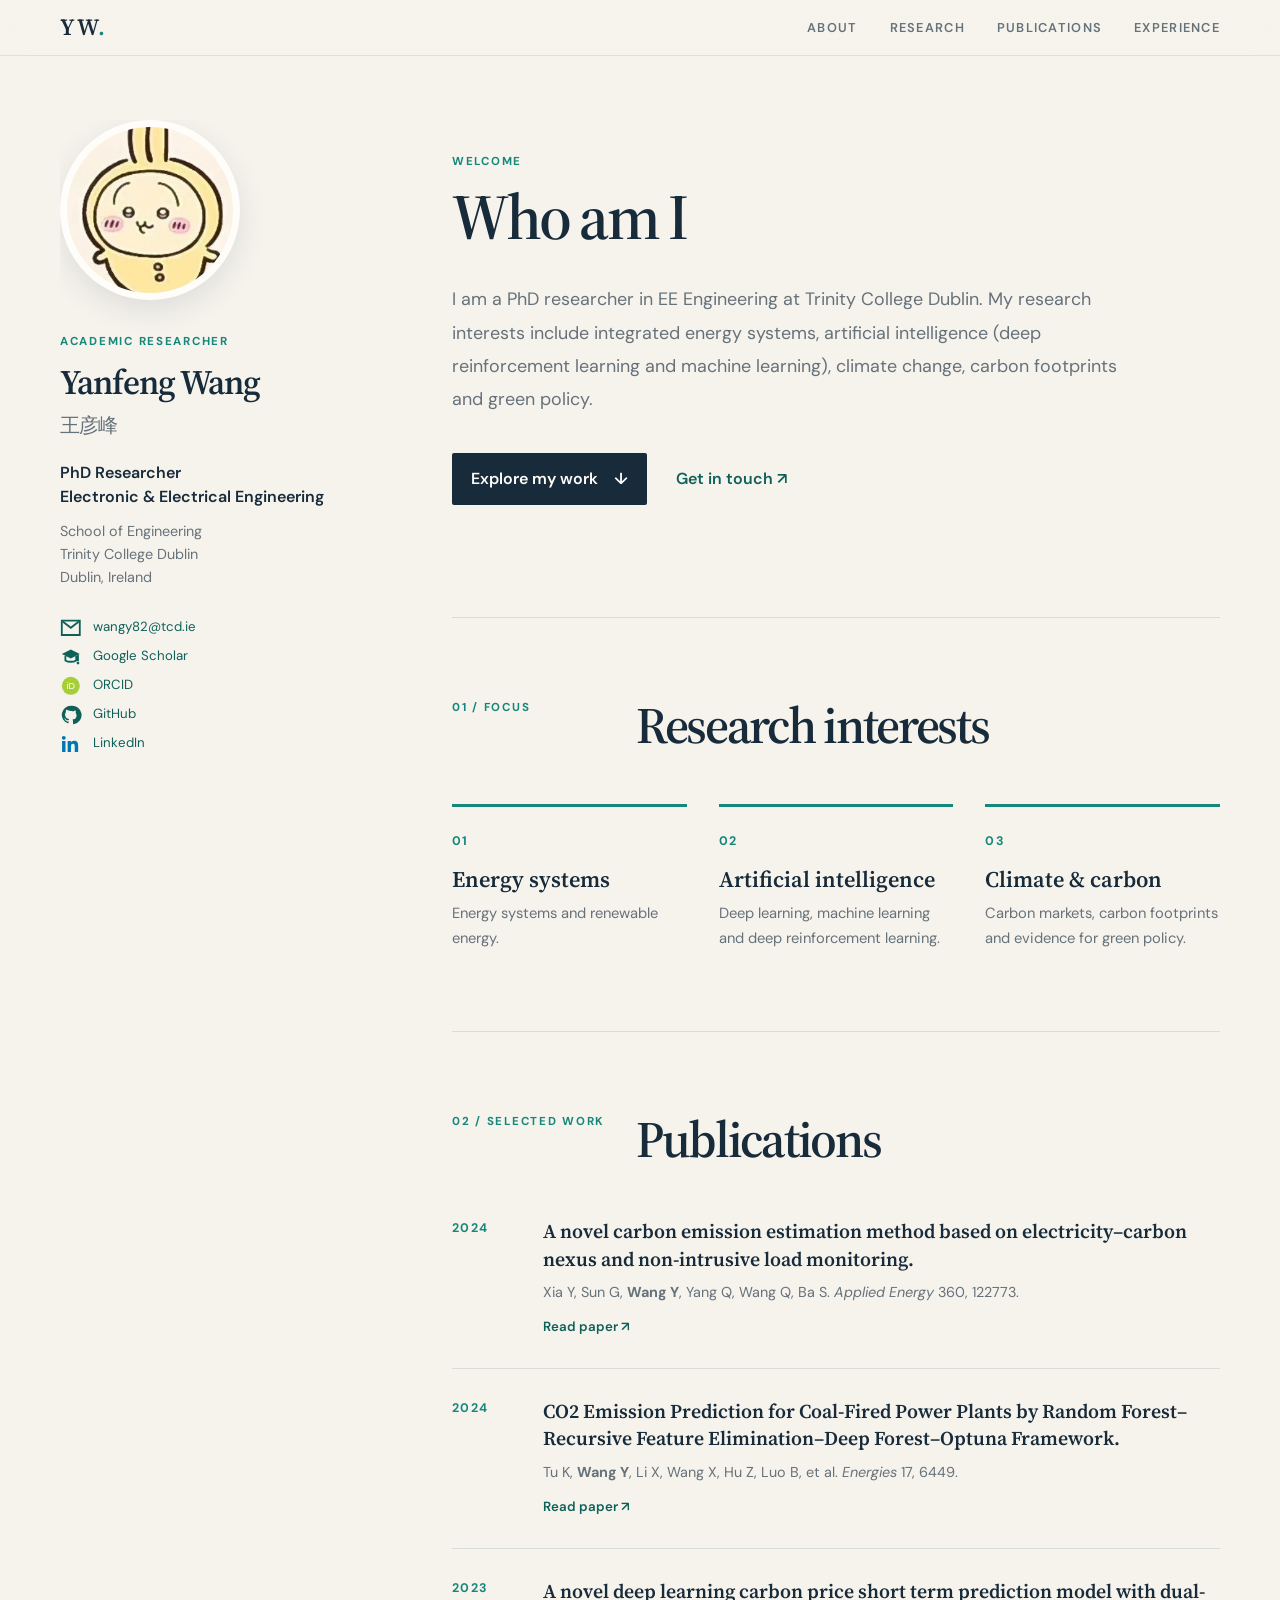
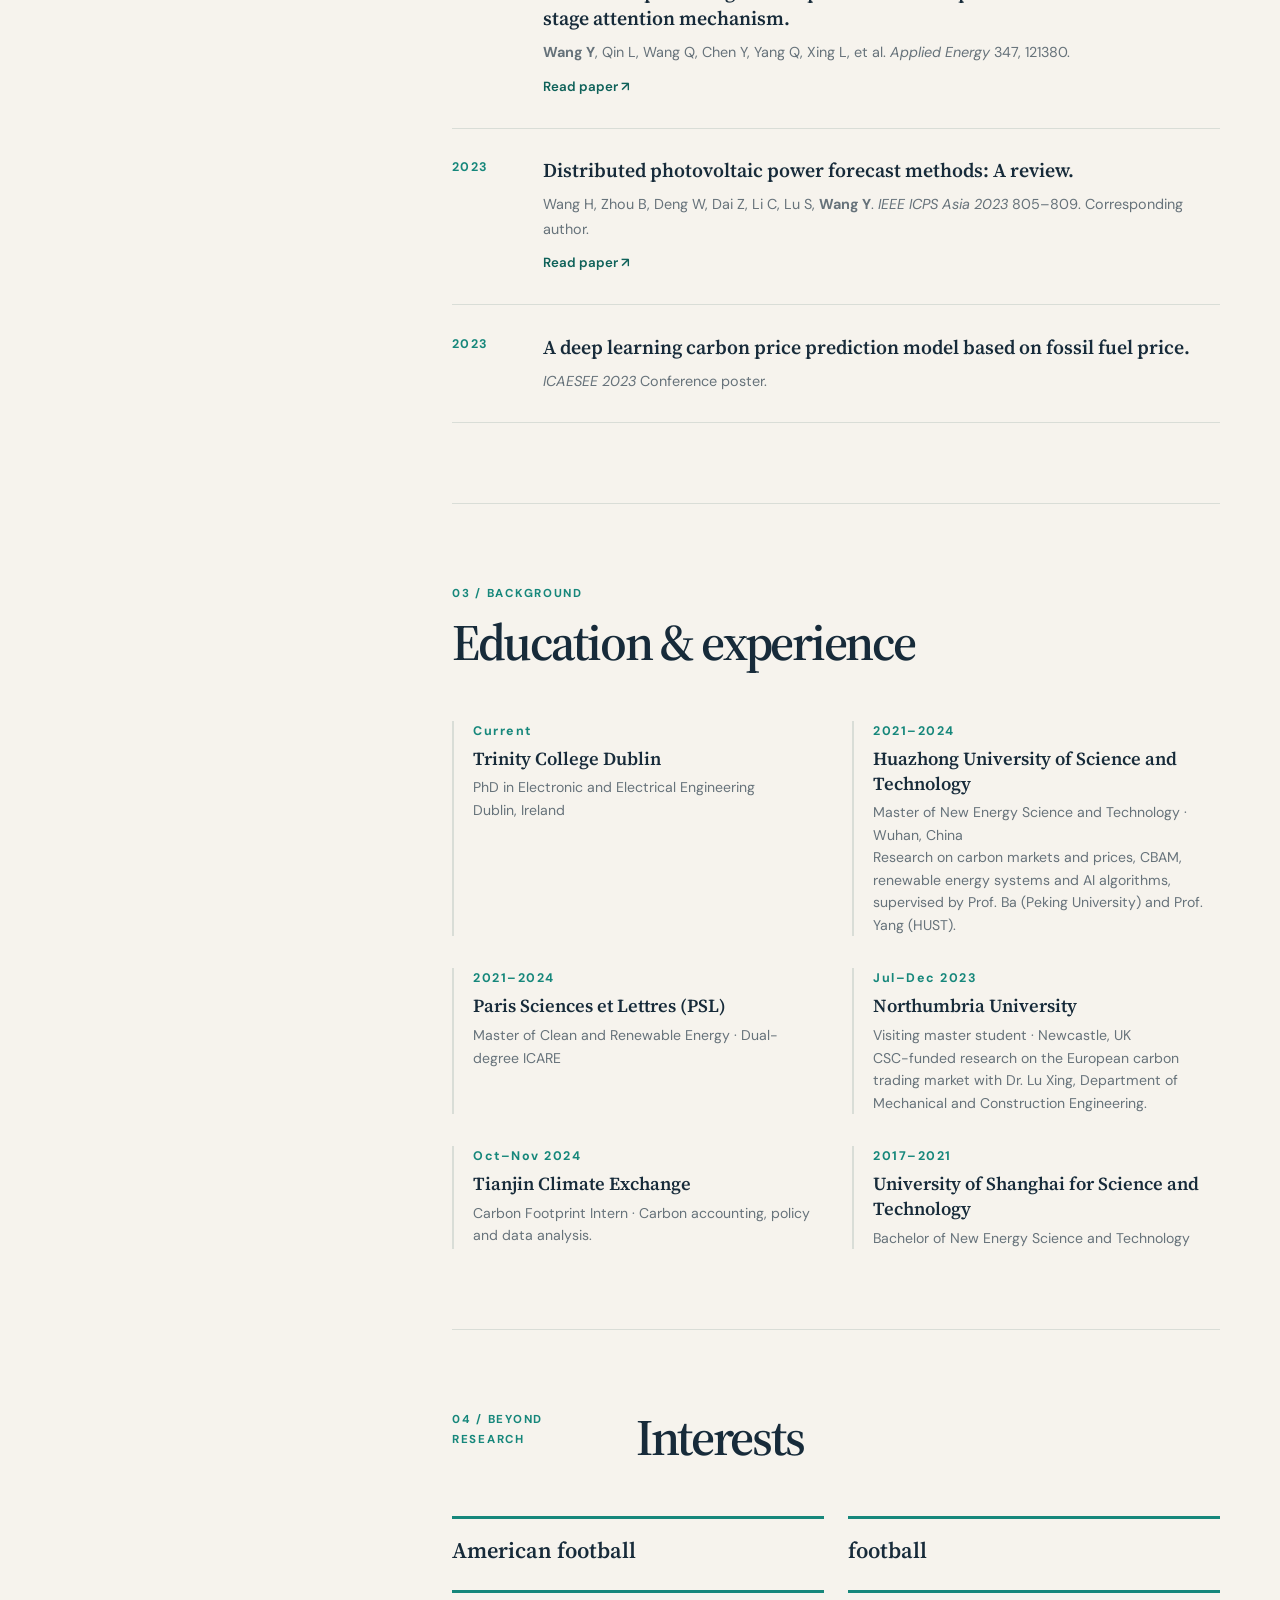
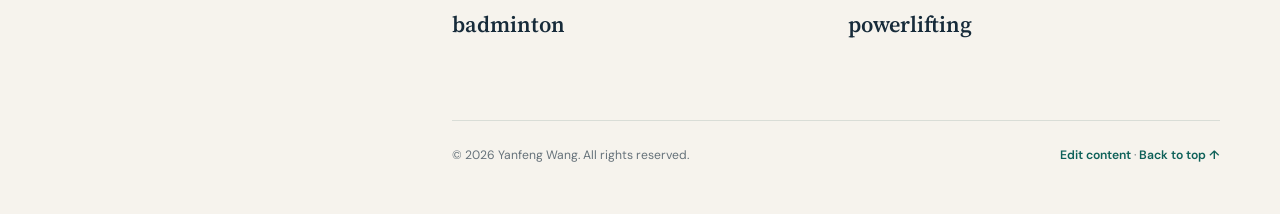
<file: index.html>
<!doctype html>
<html lang="en">
<head>
<meta charset="utf-8"><meta name="viewport" content="width=device-width, initial-scale=1">
<meta name="description" content="I am a PhD researcher in EE Engineering at Trinity College Dublin. My research interests include integrated energy systems, artificial intelligence (deep reinforcement learning and machine learning), climate change, carbon footprints and green policy."><meta name="author" content="Yanfeng Wang">
<title>Yanfeng Wang | Academic Homepage</title>
<link rel="icon" type="image/x-icon" href="static/assets/favicon.ico">
<link rel="preconnect" href="https://fonts.googleapis.com"><link rel="preconnect" href="https://fonts.gstatic.com" crossorigin>
<link href="https://fonts.googleapis.com/css2?family=DM+Sans:wght@400;500;600;700&family=Source+Serif+4:opsz,wght@8..60,500;8..60,600&display=swap" rel="stylesheet">
<link rel="stylesheet" href="static/css/main.css?v=36c007de1f47">
</head>
<body><a class="skip-link" href="#main-content">Skip to content</a>
<header class="site-header"><div class="header-inner"><a class="wordmark" href="#top" aria-label="Yanfeng Wang home">YW<span>.</span></a><nav aria-label="Primary navigation"><a href="#about">About</a><a href="#research">Research</a><a href="#publications">Publications</a><a href="#experience">Experience</a></nav></div></header>
<main id="main-content" class="page-shell"><aside class="profile" id="top"><div class="portrait-wrap"><img class="portrait" src="static/assets/img/photo.jpg" alt="Portrait of Yanfeng Wang"></div><p class="eyebrow">Academic researcher</p><h1>Yanfeng Wang<br><span>王彦峰</span></h1><p class="role">PhD Researcher<br>Electronic &amp; Electrical Engineering</p><p class="affiliation">School of Engineering<br>Trinity College Dublin<br>Dublin, Ireland</p><div class="contact-links"><a class="social-link" href="mailto:wangy82@tcd.ie"><svg class="social-icon" viewBox="0 0 24 24" aria-hidden="true" focusable="false"><path d="M2 4h20v16H2z" fill="none" stroke="currentColor" stroke-width="2"/><path d="m3 5 9 7 9-7" fill="none" stroke="currentColor" stroke-width="2"/></svg><span>wangy82@tcd.ie</span></a><a class="social-link" href="https://scholar.google.com/citations?user=IcQL0oIAAAAJ&amp;hl=en" target="_blank" rel="noreferrer"><svg class="social-icon" viewBox="0 0 24 24" aria-hidden="true" focusable="false"><path fill="currentColor" d="m2 9 10-5 10 5-10 5z"/><path fill="none" stroke="currentColor" stroke-width="2" d="M6 11v5c3 2 9 2 12 0v-5M20 10v7"/><circle cx="20" cy="19" r="1.5" fill="currentColor"/></svg><span>Google Scholar</span></a><a class="social-link" href="https://orcid.org/0009-0002-2549-7044" target="_blank" rel="noreferrer"><svg class="social-icon" viewBox="0 0 24 24" aria-hidden="true" focusable="false"><circle cx="12" cy="12" r="10" fill="currentColor"/><text x="12" y="16" text-anchor="middle" font-size="10" font-family="Arial" fill="white">iD</text></svg><span>ORCID</span></a><a class="social-link" href="https://github.com/LukJucy" target="_blank" rel="noreferrer"><svg class="social-icon" viewBox="0 0 24 24" aria-hidden="true" focusable="false"><path fill="currentColor" d="M12 2a10 10 0 0 0-3.16 19.49c.5.09.68-.22.68-.48v-1.7c-2.78.6-3.37-1.18-3.37-1.18-.45-1.15-1.1-1.46-1.1-1.46-.9-.61.07-.6.07-.6 1 .07 1.52 1.03 1.52 1.03.9 1.52 2.36 1.08 2.94.82.09-.64.35-1.08.64-1.33-2.22-.25-4.55-1.11-4.55-4.94 0-1.09.39-1.98 1.03-2.68-.1-.25-.45-1.27.1-2.65 0 0 .84-.27 2.75 1.02A9.6 9.6 0 0 1 12 7.9c.85 0 1.7.11 2.5.34 1.9-1.29 2.74-1.02 2.74-1.02.56 1.38.21 2.4.11 2.65.64.7 1.03 1.59 1.03 2.68 0 3.84-2.34 4.68-4.57 4.93.36.31.68.92.68 1.85v2.74c0 .27.18.58.69.48A10 10 0 0 0 12 2"/></svg><span>GitHub</span></a><a class="social-link" href="https://www.linkedin.com/in/yanfeng-wang-4156b8290/" target="_blank" rel="noreferrer"><svg class="social-icon" viewBox="0 0 24 24" aria-hidden="true" focusable="false"><path fill="currentColor" d="M4.2 3.2A2.2 2.2 0 1 1 4.2 7.6a2.2 2.2 0 0 1 0-4.4ZM2.3 9h3.8v12H2.3zM8.5 9h3.6v1.64h.05c.5-.94 1.72-1.93 3.54-1.93 3.79 0 4.49 2.5 4.49 5.75V21h-3.8v-5.8c0-1.38-.03-3.15-1.92-3.15-1.92 0-2.22 1.5-2.22 3.05V21H8.5z"/></svg><span>LinkedIn</span></a></div></aside>
<div class="content"><span id="home" aria-hidden="true"></span><section class="hero" id="about" aria-labelledby="about-title"><p class="eyebrow">Welcome</p><h2 id="about-title">Who am I</h2><p class="lede">I am a PhD researcher in EE Engineering at Trinity College Dublin. My research interests include integrated energy systems, artificial intelligence (deep reinforcement learning and machine learning), climate change, carbon footprints and green policy.</p><div class="hero-actions"><a class="button" href="#publications">Explore my work <span aria-hidden="true">↓</span></a><a class="text-link" href="mailto:wangy82@tcd.ie">Get in touch <span aria-hidden="true">↗</span></a></div></section>
<section class="section" id="research" aria-labelledby="research-title"><div class="section-heading"><p class="eyebrow">01 / Focus</p><h2 id="research-title">Research interests</h2></div><div class="interest-grid"><div><span class="index">01</span><h3>Energy systems</h3><p>Energy systems and renewable energy.</p></div><div><span class="index">02</span><h3>Artificial intelligence</h3><p>Deep learning, machine learning and deep reinforcement learning.</p></div><div><span class="index">03</span><h3>Climate &amp; carbon</h3><p>Carbon markets, carbon footprints and evidence for green policy.</p></div></div></section>
<section class="section" id="publications" aria-labelledby="publications-title"><div class="section-heading"><p class="eyebrow">02 / Selected work</p><h2 id="publications-title">Publications</h2></div><ol class="publication-list"><li><span class="pub-year">2024</span><div><h3>A novel carbon emission estimation method based on electricity–carbon nexus and non-intrusive load monitoring.</h3><p>Xia Y, Sun G, <strong>Wang Y</strong>, Yang Q, Wang Q, Ba S. <em>Applied Energy</em> 360, 122773.</p><a href="https://doi.org/10.1016/j.apenergy.2024.122773" target="_blank" rel="noreferrer">Read paper ↗</a></div></li><li><span class="pub-year">2024</span><div><h3>CO2 Emission Prediction for Coal-Fired Power Plants by Random Forest–Recursive Feature Elimination–Deep Forest–Optuna Framework.</h3><p>Tu K, <strong>Wang Y</strong>, Li X, Wang X, Hu Z, Luo B, et al. <em>Energies</em> 17, 6449.</p><a href="https://doi.org/10.3390/en17246449" target="_blank" rel="noreferrer">Read paper ↗</a></div></li><li><span class="pub-year">2023</span><div><h3>A novel deep learning carbon price short term prediction model with dual-stage attention mechanism.</h3><p><strong>Wang Y</strong>, Qin L, Wang Q, Chen Y, Yang Q, Xing L, et al. <em>Applied Energy</em> 347, 121380.</p><a href="https://doi.org/10.1016/j.apenergy.2023.121380" target="_blank" rel="noreferrer">Read paper ↗</a></div></li><li><span class="pub-year">2023</span><div><h3>Distributed photovoltaic power forecast methods: A review.</h3><p>Wang H, Zhou B, Deng W, Dai Z, Li C, Lu S, <strong>Wang Y</strong>. <em>IEEE ICPS Asia 2023</em> 805–809. Corresponding author.</p><a href="https://doi.org/10.1109/ICPSAsia58343.2023.10294618" target="_blank" rel="noreferrer">Read paper ↗</a></div></li><li><span class="pub-year">2023</span><div><h3>A deep learning carbon price prediction model based on fossil fuel price.</h3><p><em>ICAESEE 2023</em> Conference poster.</p></div></li></ol></section>
<section class="section split-section" id="experience" aria-labelledby="experience-title"><div class="section-heading"><p class="eyebrow">03 / Background</p><h2 id="experience-title">Education &amp; experience</h2></div><div class="timeline"><article><p class="meta">Current</p><h3>Trinity College Dublin</h3><p>PhD in Electronic and Electrical Engineering<br>Dublin, Ireland</p></article><article><p class="meta">2021–2024</p><h3>Huazhong University of Science and Technology</h3><p>Master of New Energy Science and Technology · Wuhan, China<br>Research on carbon markets and prices, CBAM, renewable energy systems and AI algorithms, supervised by Prof. Ba (Peking University) and Prof. Yang (HUST).</p></article><article><p class="meta">2021–2024</p><h3>Paris Sciences et Lettres (PSL)</h3><p>Master of Clean and Renewable Energy · Dual-degree ICARE</p></article><article><p class="meta">Jul–Dec 2023</p><h3>Northumbria University</h3><p>Visiting master student · Newcastle, UK<br>CSC-funded research on the European carbon trading market with Dr. Lu Xing, Department of Mechanical and Construction Engineering.</p></article><article><p class="meta">Oct–Nov 2024</p><h3>Tianjin Climate Exchange</h3><p>Carbon Footprint Intern · Carbon accounting, policy and data analysis.</p></article><article><p class="meta">2017–2021</p><h3>University of Shanghai for Science and Technology</h3><p>Bachelor of New Energy Science and Technology</p></article></div></section>
<section class="section interests" id="interests" aria-labelledby="interests-title"><div class="section-heading"><p class="eyebrow">04 / Beyond research</p><h2 id="interests-title">Interests</h2></div><div class="interest-items"><article class="interest-item"><h3>American football</h3></article><article class="interest-item"><h3>football</h3></article><article class="interest-item"><h3>badminton</h3></article><article class="interest-item"><h3>powerlifting</h3></article></div></section>
<footer><p>© 2026 Yanfeng Wang. All rights reserved.</p><span><a href="admin/">Edit content</a> · <a href="#top">Back to top ↑</a></span></footer></div></main></body></html>
</file>
<file: static/css/main.css>
:root{--paper:#f6f3ed;--ink:#172b3a;--muted:#66727a;--line:#d9ddd7;--teal:#16877b;--teal-dark:#0e6159;--white:#fffdfa}
*{box-sizing:border-box}
html{scroll-behavior:smooth}
body{margin:0;background:var(--paper);color:var(--ink);font:16px/1.7 "DM Sans",Arial,sans-serif}
a{color:inherit;text-decoration:none}
a:focus-visible{outline:3px solid #f0b94b;outline-offset:4px}
.skip-link{position:absolute;left:-999px}
.skip-link:focus{left:1rem;top:1rem;z-index:20;background:var(--ink);color:#fff;padding:.5rem 1rem}
.site-header{position:sticky;top:0;z-index:10;background:rgba(246,243,237,.92);backdrop-filter:blur(12px);border-bottom:1px solid rgba(217,221,215,.8)}
.header-inner{max-width:1240px;margin:auto;padding:1rem 2.5rem;display:flex;align-items:center;justify-content:space-between}
.wordmark{font:600 1.45rem/1 "Source Serif 4",Georgia,serif;letter-spacing:.08em}
.wordmark span{color:var(--teal)}
nav{display:flex;gap:2rem;font-size:.8rem;font-weight:600;letter-spacing:.1em;text-transform:uppercase}
nav a{color:var(--muted)}
nav a:hover,nav a:focus{color:var(--teal)}
.page-shell{max-width:1240px;margin:auto;padding:4rem 2.5rem 0;display:grid;grid-template-columns:280px minmax(0,1fr);gap:7rem}
.profile{position:sticky;top:6.5rem;align-self:start}
.portrait-wrap{width:180px;height:180px;border-radius:50%;padding:7px;background:var(--white);box-shadow:0 10px 30px rgba(23,43,58,.1)}
.portrait{width:100%;height:100%;border-radius:50%;object-fit:cover}
.eyebrow{margin:0 0 .7rem;color:var(--teal);font-size:.72rem;font-weight:700;letter-spacing:.15em;text-transform:uppercase}
.profile .eyebrow{margin-top:2rem}
.profile h1{margin:0;font:600 2.15rem/1.12 "Source Serif 4",Georgia,serif;letter-spacing:-.03em}
.profile h1 span{font-size:1.25rem;color:var(--muted);font-weight:500}
.role{margin:1.3rem 0 .7rem;font-weight:600;line-height:1.5}
.affiliation{margin:0;color:var(--muted);font-size:.9rem;line-height:1.6}
.contact-links{display:grid;gap:.4rem;margin-top:1.7rem;font-size:.83rem}
.contact-links a{color:var(--teal-dark);overflow-wrap:anywhere}
.contact-links a:hover{text-decoration:underline}
.side-rule{height:1px;background:var(--line);margin:2rem 0 1.2rem}
.availability{margin:0;color:var(--muted);font-size:.76rem}
.availability span{display:inline-block;width:7px;height:7px;border-radius:50%;background:#3daa72;margin-right:.35rem}
.content{min-width:0}
.hero{padding:2rem 0 7rem}
.hero h2,.section-heading h2{margin:0;font:600 clamp(2.3rem,5vw,4.7rem)/1.07 "Source Serif 4",Georgia,serif;letter-spacing:-.045em}
.hero h2{max-width:680px}
.lede{max-width:680px;margin:2rem 0 2.3rem;color:var(--muted);font-size:1.12rem;line-height:1.85}
.hero-actions{display:flex;align-items:center;gap:1.8rem}
.button{display:inline-flex;gap:1rem;align-items:center;background:var(--ink);color:var(--white);padding:.78rem 1.2rem;font-weight:600;border-radius:2px}
.button:hover{background:var(--teal-dark)}
.text-link{font-weight:600;color:var(--teal-dark)}
.text-link:hover{text-decoration:underline}
.section{border-top:1px solid var(--line);padding:5rem 0}
.section-heading{display:grid;grid-template-columns:160px 1fr;gap:1.5rem;margin-bottom:3.2rem}
.section-heading h2{font-size:clamp(2rem,4vw,3.3rem)}
.interest-grid{display:grid;grid-template-columns:repeat(3,1fr);gap:2rem}
.interest-grid>div{border-top:3px solid var(--teal);padding-top:1.2rem}
.index,.pub-year,.meta{color:var(--teal);font-size:.78rem;font-weight:700;letter-spacing:.12em}
.interest-grid h3{margin:.7rem 0 .35rem;font:600 1.4rem "Source Serif 4",Georgia,serif}
.interest-grid p{margin:0;color:var(--muted);font-size:.92rem}
.publication-list{list-style:none;padding:0;margin:0}
.publication-list li{display:grid;grid-template-columns:70px 1fr;gap:1.3rem;padding:1.8rem 0;border-bottom:1px solid var(--line)}
.publication-list li:first-child{padding-top:0}
.publication-list h3{margin:0 0 .45rem;font:600 1.23rem/1.4 "Source Serif 4",Georgia,serif}
.publication-list p{margin:0;color:var(--muted);font-size:.9rem}
.publication-list a{display:inline-block;margin-top:.7rem;color:var(--teal-dark);font-size:.83rem;font-weight:600}
.publication-list a:hover{text-decoration:underline}
.split-section{display:grid;grid-template-columns:220px 1fr;gap:3rem}
.split-section .section-heading{display:block}
.timeline{display:grid;grid-template-columns:repeat(2,1fr);gap:2rem}
.timeline article{border-left:2px solid var(--line);padding-left:1.2rem}
.timeline h3{margin:.3rem 0;font:600 1.15rem/1.35 "Source Serif 4",Georgia,serif}
.timeline p:not(.meta){margin:0;color:var(--muted);font-size:.88rem;line-height:1.6}
.meta{margin:0}
.awards{display:grid;grid-template-columns:220px 1fr;gap:3rem}
.awards .section-heading{display:block;margin:0}
.award-items{display:grid;gap:0}
.award-items p{display:flex;justify-content:space-between;gap:2rem;margin:0;padding:1rem 0;border-bottom:1px solid var(--line);font-size:.9rem}
.award-items span{color:var(--muted);text-align:right}
footer{border-top:1px solid var(--line);padding:1.5rem 0 3rem;display:flex;justify-content:space-between;color:var(--muted);font-size:.76rem}
footer p{margin:0}
footer a{color:var(--teal-dark);font-weight:600}
@media(max-width:850px){.page-shell{grid-template-columns:1fr;gap:2rem;padding:2rem 1.25rem 0}
.profile{position:static;display:grid;grid-template-columns:110px 1fr;column-gap:1.3rem;align-items:start}
.portrait-wrap{width:105px;height:105px;grid-row:span 4}
.profile .eyebrow{margin-top:.2rem}
.profile h1{font-size:1.8rem}
.role,.affiliation{margin-top:.5rem}
.contact-links{grid-column:2;margin-top:1rem}
.side-rule,.availability{display:none}
.header-inner{padding:1rem 1.25rem}
nav{gap:.85rem;font-size:.68rem}
.hero{padding:2rem 0 4rem}
.section{padding:3.5rem 0}
.section-heading{display:block;margin-bottom:2rem}
.section-heading .eyebrow{margin-bottom:.5rem}
.interest-grid,.timeline{grid-template-columns:1fr;gap:1.5rem}
.split-section,.awards{display:block}
.award-items{margin-top:1.5rem}
}
@media(max-width:520px){nav a:nth-child(2){display:none}
.hero h2{font-size:2.55rem}
.lede{font-size:1rem}
.hero-actions{align-items:flex-start;flex-direction:column;gap:1.1rem}
.publication-list li{grid-template-columns:1fr;gap:.4rem}
.publication-list h3{font-size:1.1rem}
.award-items p{display:block}
.award-items span{display:block;text-align:left;margin-top:.25rem}
footer{display:block}
footer a{display:inline-block;margin-top:.5rem}
}


/* Keep anchor headings visible below the sticky navigation. */
[id] { scroll-margin-top: 6rem; }

.split-section, .awards { display: block; }

.timeline { grid-template-columns: repeat(2, minmax(0, 1fr)); }

.timeline article { overflow-wrap: anywhere; }

.timeline article p + p { margin-top: .75rem; }

.award-items { margin-top: 1.5rem; }

@media (max-width: 1050px) { .page-shell { gap: 3rem; }
 .timeline { grid-template-columns: 1fr; }
 }

@media (max-width: 520px) { nav a:nth-child(2) { display: inline; }
 nav { gap: .65rem; font-size: .6rem; }
 }

@media (prefers-reduced-motion: reduce) { html { scroll-behavior: auto; }
 }

.social-link{display:flex;align-items:center;gap:.7rem;color:var(--teal-dark);overflow-wrap:anywhere}.social-icon{display:inline-flex;width:1.35rem;height:1.35rem;flex:none}.social-link:hover{text-decoration:underline}.interest-items{display:grid;grid-template-columns:repeat(2,minmax(0,1fr));gap:1.5rem}.interest-item{border-top:3px solid var(--teal);padding-top:1rem}.interest-item h3{margin:0;font:600 1.4rem "Source Serif 4",Georgia,serif}.interest-item p{margin:.6rem 0 0;color:var(--muted);font-size:.92rem;white-space:pre-line}@media(max-width:520px){.interest-items{grid-template-columns:1fr}}


.social-link[href*="orcid.org"] .social-icon{color:#a6ce39}.social-link[href*="linkedin.com"] .social-icon{color:#0077b5}

@media(min-width:851px){.profile{max-height:calc(100dvh - 8rem);overflow-y:auto;scrollbar-width:thin;padding-bottom:1rem}}
</file>
